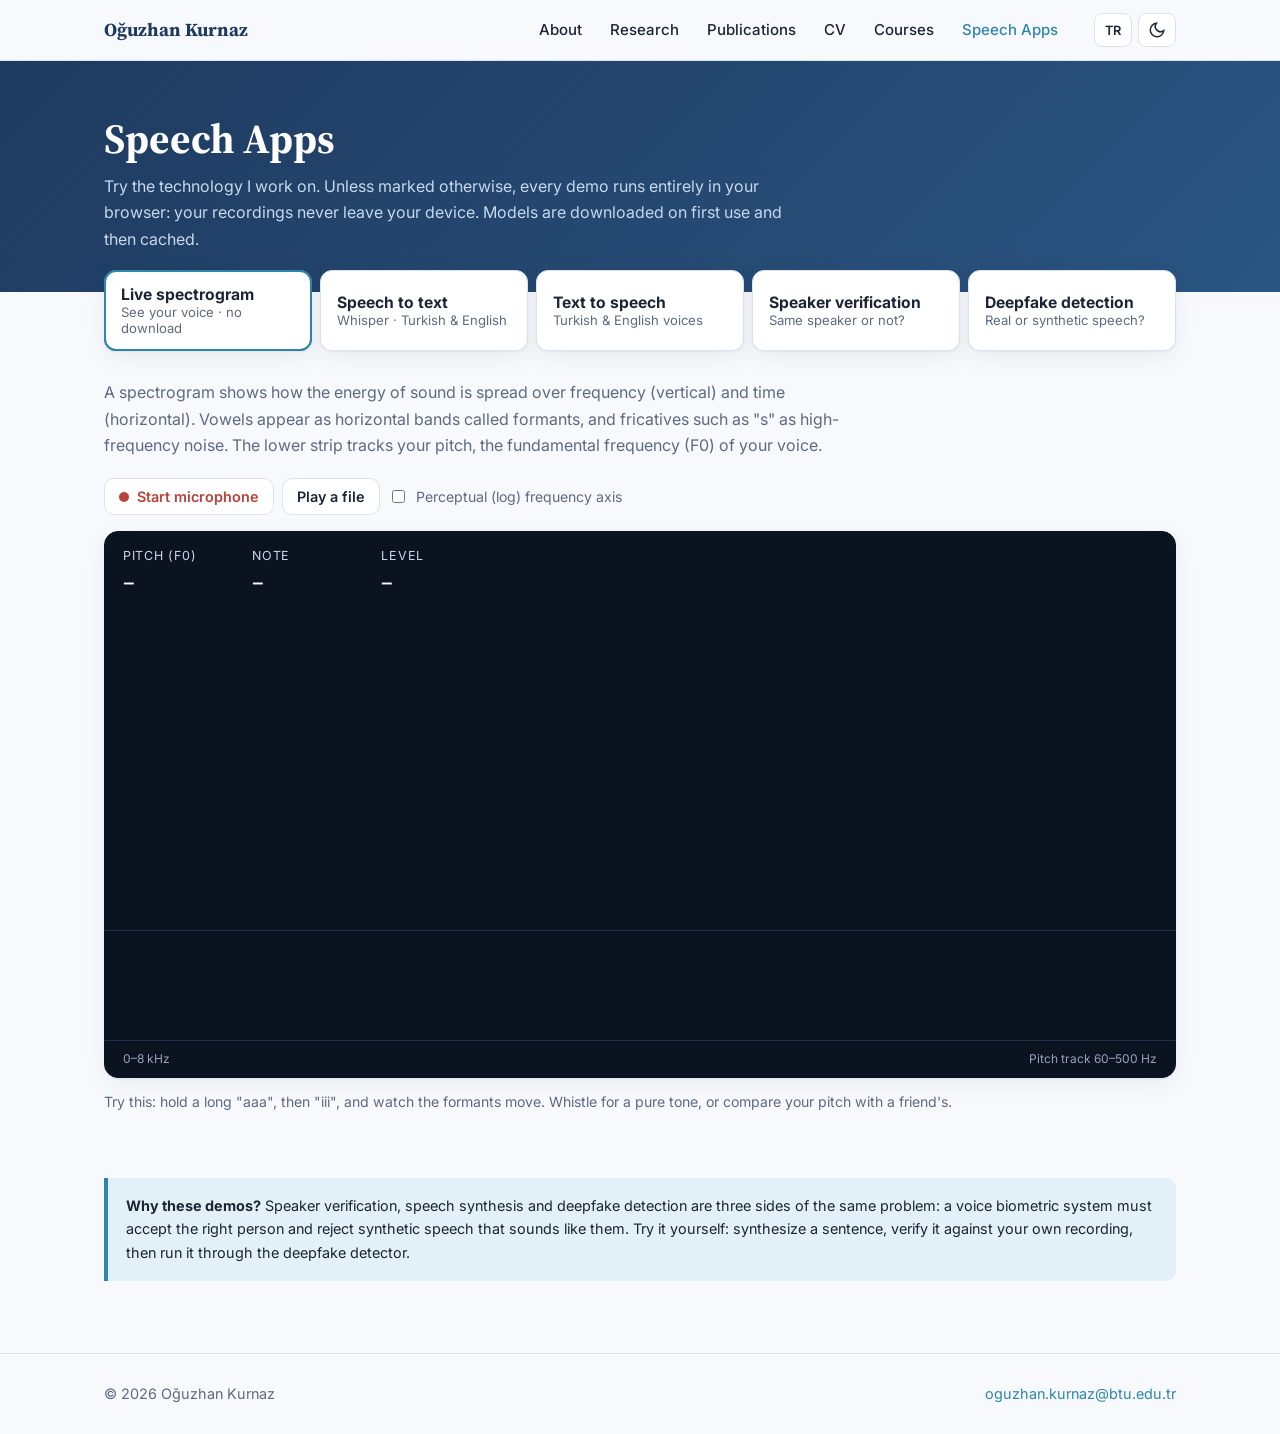
<file: demos.html>
<!doctype html>
<html lang="en">
<head>
  <meta charset="utf-8">
  <title>Speech Apps · Oğuzhan Kurnaz</title>
  <link rel="canonical" href="speech-apps.html">
  <meta http-equiv="refresh" content="0; url=speech-apps.html">
  <script>location.replace("speech-apps.html" + location.hash);</script>
</head>
<body>
  <p><a href="speech-apps.html">Speech Apps / Ses Uygulamaları</a></p>
</body>
</html>
</file>
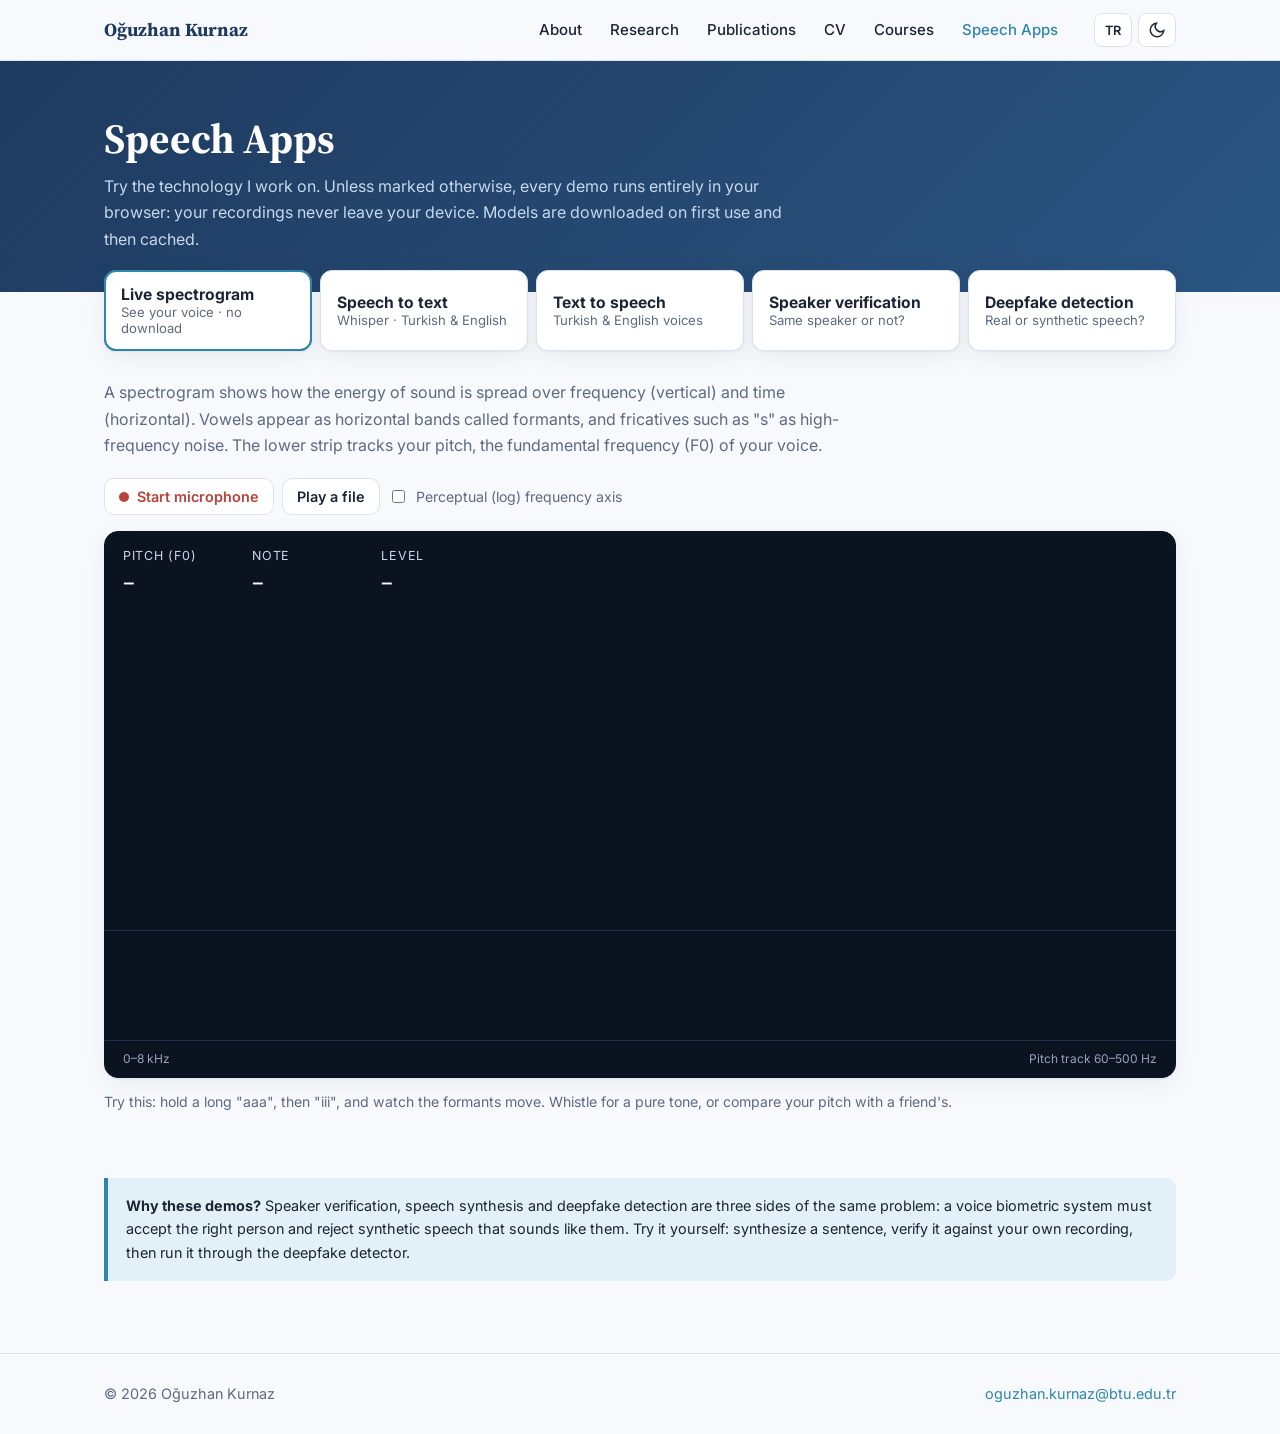
<file: speech-apps.html>
<!doctype html>
<html lang="en">
<head>
  <meta charset="utf-8">
  <meta name="viewport" content="width=device-width, initial-scale=1">
  <title>Speech Apps · Oğuzhan Kurnaz</title>
  <meta name="description" content="Interactive speech demos that run in your browser: live spectrogram, speech recognition, text-to-speech, speaker verification and deepfake (spoofed) speech detection.">
  <link rel="icon" href="data:image/svg+xml,<svg xmlns='http://www.w3.org/2000/svg' viewBox='0 0 32 32'><rect width='32' height='32' rx='7' fill='%231F3A5F'/><text x='16' y='22' font-family='Arial' font-weight='700' font-size='15' fill='white' text-anchor='middle'>OK</text></svg>">
  <link rel="preconnect" href="https://fonts.googleapis.com">
  <link rel="preconnect" href="https://fonts.gstatic.com" crossorigin>
  <link href="https://fonts.googleapis.com/css2?family=Inter:wght@400;500;600;700&family=Source+Serif+4:opsz,wght@8..60,600;8..60,700&display=swap" rel="stylesheet">
  <link rel="stylesheet" href="assets/css/style.css">
</head>
<body>
  <header class="topbar">
    <div class="wrap topbar-inner">
      <a class="brand" href="index.html">Oğuzhan Kurnaz</a>
      <nav class="nav" id="nav">
        <a href="index.html#about" data-i18n="nav.about">About</a>
        <a href="index.html#research" data-i18n="nav.research">Research</a>
        <a href="index.html#publications" data-i18n="nav.publications">Publications</a>
        <a href="index.html#cv" data-i18n="nav.cv">CV</a>
        <a href="teaching.html" data-i18n="nav.teaching">Courses</a>
        <a href="speech-apps.html" class="nav-demo active" data-i18n="nav.demos">Speech Apps</a>
      </nav>
      <div class="tools">
        <button class="tool" id="langBtn" type="button" aria-label="Language">TR</button>
        <button class="tool" id="themeBtn" type="button" aria-label="Theme">
          <svg viewBox="0 0 24 24" width="18" height="18" fill="none" stroke="currentColor" stroke-width="2" stroke-linecap="round"><path d="M21 12.8A9 9 0 1 1 11.2 3a7 7 0 0 0 9.8 9.8z"/></svg>
        </button>
        <button class="tool menu-btn" id="menuBtn" type="button" aria-label="Menu">
          <svg viewBox="0 0 24 24" width="20" height="20" fill="none" stroke="currentColor" stroke-width="2" stroke-linecap="round"><path d="M4 7h16M4 12h16M4 17h16"/></svg>
        </button>
      </div>
    </div>
  </header>

  <main>
    <section class="page-head">
      <div class="wrap">
        <h1 data-i18n="d.title">Speech Apps</h1>
        <p data-i18n="d.lead">Hands-on demos of the technology I work on.</p>
      </div>
    </section>

    <section class="section" style="padding-top:0">
      <div class="wrap">
        <div class="tabs" id="tabs" role="tablist">
          <button type="button" role="tab" data-tab="spectrogram" class="on"><b data-i18n="d.sp.tab">Live spectrogram</b><small data-i18n="d.sp.sub">See your voice</small></button>
          <button type="button" role="tab" data-tab="asr"><b data-i18n="d.asr.tab">Speech to text</b><small data-i18n="d.asr.sub">Whisper</small></button>
          <button type="button" role="tab" data-tab="tts"><b data-i18n="d.tts.tab">Text to speech</b><small data-i18n="d.tts.sub">Turkish &amp; English voices</small></button>
          <button type="button" role="tab" data-tab="verification"><b data-i18n="d.sv.tab">Speaker verification</b><small data-i18n="d.sv.sub">Same speaker or not?</small></button>
          <button type="button" role="tab" data-tab="spoofing"><b data-i18n="d.cm.tab">Deepfake detection</b><small data-i18n="d.cm.sub">Real or synthetic speech?</small></button>
          <button type="button" role="tab" data-tab="conversion" data-space="conversion" hidden><b data-i18n="d.vc.tab">Voice conversion</b><small data-i18n="d.vc.sub">Your speech, another voice</small></button>
          <button type="button" role="tab" data-tab="cloning" data-space="cloning" hidden><b data-i18n="d.clone.tab">Voice cloning</b><small data-i18n="d.clone.sub">Text in a given voice</small></button>
        </div>

        <!-- Live spectrogram -->
        <div class="demo on" id="demo-spectrogram">
          <p class="demo-intro" data-i18n="d.sp.intro">Speak, whistle or sing into your microphone.</p>
          <div class="rec-row">
            <button class="sbtn rec" type="button" id="sp-mic"><span class="dot"></span><span data-i18n="d.sp.start">Start microphone</span></button>
            <label class="sbtn"><input type="file" accept="audio/*" id="sp-file"><span data-i18n="d.sp.file">Play a file</span></label>
            <label class="toggle"><input type="checkbox" id="sp-log"><span data-i18n="d.sp.mel">Perceptual (log) frequency axis</span></label>
          </div>
          <div class="spectro card">
            <div class="readouts">
              <div><span data-i18n="d.sp.f0">Pitch (F0)</span><b id="sp-f0">–</b></div>
              <div><span data-i18n="d.sp.note">Note</span><b id="sp-note">–</b></div>
              <div><span data-i18n="d.sp.level">Level</span><b id="sp-level">–</b></div>
            </div>
            <canvas id="sp-canvas" height="320"></canvas>
            <canvas id="sp-pitch" height="110"></canvas>
            <div class="spectro-axis"><span id="sp-axis">0–8 kHz</span><span data-i18n="d.sp.pitchaxis">Pitch track 60–500 Hz</span></div>
          </div>
          <p class="hint" data-i18n="d.sp.tip">Try: say a long "aaa" then "iii".</p>
          <div class="status" id="status-spectrogram"></div>
        </div>

        <!-- Speech recognition -->
        <div class="demo" id="demo-asr">
          <p class="demo-intro" data-i18n="d.asr.intro">Automatic speech recognition with OpenAI's Whisper.</p>
          <p class="model-info" data-i18n="d.asr.model">Model: Whisper base (multilingual) · ~80 MB, downloaded once</p>
          <div class="slots">
            <div class="card slot" data-slot="asr-in" data-sr="16000" data-max="30">
              <h3 data-i18n="d.asr.a">Recording</h3>
              <p class="hint" data-i18n="d.asr.ah">Up to 30 seconds of speech.</p>
            </div>
            <div class="card">
              <h3 data-i18n="d.asr.b">Language</h3>
              <p class="hint" data-i18n="d.asr.bh">Choosing the language improves accuracy.</p>
              <select id="asr-lang">
                <option value="turkish">Türkçe</option>
                <option value="english">English</option>
                <option value="german">Deutsch</option>
                <option value="auto" data-i18n="d.asr.auto">Detect automatically</option>
              </select>
            </div>
          </div>
          <div class="run-row"><button class="run" type="button" id="run-asr" data-i18n="d.asr.run">Transcribe</button></div>
          <div class="status" id="status-asr"></div>
          <div class="result" id="result-asr"></div>
        </div>

        <!-- Text to speech -->
        <div class="demo" id="demo-tts">
          <p class="demo-intro" data-i18n="d.tts.intro">Neural text-to-speech with Piper.</p>
          <p class="model-info" data-i18n="d.tts.model">Model: Piper (VITS) · ~60 MB per voice + 18 MB phonemizer, downloaded once</p>
          <div class="card">
            <textarea id="tts-text" maxlength="500"></textarea>
            <div class="field-row">
              <div class="field-group">
                <label><span data-i18n="d.tts.voice">Voice</span>
                  <select id="tts-voice">
                    <optgroup label="Türkçe">
                      <option value="tr/tr_TR/dfki/medium/tr_TR-dfki-medium.onnx" data-lang="tr">dfki</option>
                      <option value="tr/tr_TR/fahrettin/medium/tr_TR-fahrettin-medium.onnx" data-lang="tr">Fahrettin</option>
                      <option value="tr/tr_TR/fettah/medium/tr_TR-fettah-medium.onnx" data-lang="tr">Fettah</option>
                    </optgroup>
                    <optgroup label="English">
                      <option value="en/en_US/hfc_female/medium/en_US-hfc_female-medium.onnx" data-lang="en">HFC (female)</option>
                      <option value="en/en_US/hfc_male/medium/en_US-hfc_male-medium.onnx" data-lang="en">HFC (male)</option>
                      <option value="en/en_US/lessac/medium/en_US-lessac-medium.onnx" data-lang="en">Lessac</option>
                    </optgroup>
                  </select>
                </label>
                <label><span data-i18n="d.tts.speed">Speed</span>
                  <select id="tts-speed">
                    <option value="0.8">0.8×</option><option value="1" selected>1.0×</option><option value="1.2">1.2×</option><option value="1.4">1.4×</option>
                  </select>
                </label>
              </div>
              <span id="tts-count">0 / 500</span>
            </div>
          </div>
          <div class="run-row"><button class="run" type="button" id="run-tts" data-i18n="d.tts.run">Synthesize</button></div>
          <div class="status" id="status-tts"></div>
          <div class="result" id="result-tts"></div>
        </div>

        <!-- Speaker verification -->
        <div class="demo" id="demo-verification">
          <p class="demo-intro" data-i18n="d.sv.intro">A speaker embedding is extracted from each recording.</p>
          <p class="model-info" data-i18n="d.sv.model">Model: WavLM-Base+ x-vector (Microsoft) · ~100 MB, downloaded once</p>
          <div class="slots">
            <div class="card slot" data-slot="sv-a" data-sr="16000" data-max="30">
              <h3 data-i18n="d.sv.a">1 · Enrollment recording</h3>
              <p class="hint" data-i18n="d.sv.ah">A few seconds of the claimed speaker (5–15 s works well).</p>
            </div>
            <div class="card slot" data-slot="sv-b" data-sr="16000" data-max="30">
              <h3 data-i18n="d.sv.b">2 · Test recording</h3>
              <p class="hint" data-i18n="d.sv.bh">A different utterance — same person or someone else.</p>
            </div>
          </div>
          <div class="run-row"><button class="run" type="button" id="run-verification" data-i18n="d.sv.run">Verify</button></div>
          <div class="status" id="status-verification"></div>
          <div class="result" id="result-verification"></div>
        </div>

        <!-- Spoofing / deepfake detection -->
        <div class="demo" id="demo-spoofing">
          <p class="demo-intro" data-i18n="d.cm.intro">A spoofing countermeasure decides whether speech is bona fide or spoofed.</p>
          <p class="model-info" data-i18n="d.cm.model">Model: AASIST (ASVspoof 2019 LA) · 1.5 MB</p>
          <div class="slots">
            <div class="card slot" data-slot="cm-in" data-sr="16000" data-max="30">
              <h3 data-i18n="d.cm.a">Recording to check</h3>
              <p class="hint" data-i18n="d.cm.ah">Your own voice, or a synthetic one.</p>
            </div>
            <div class="card">
              <h3 data-i18n="d.cm.b">Need a synthetic sample?</h3>
              <p class="hint" data-i18n="d.cm.bh">Create one in the Text to speech tab.</p>
              <button class="sbtn" type="button" data-goto="tts" data-i18n="d.cm.goto">Go to text to speech →</button>
            </div>
          </div>
          <div class="run-row"><button class="run" type="button" id="run-spoofing" data-i18n="d.cm.run">Analyse</button></div>
          <div class="status" id="status-spoofing"></div>
          <div class="result" id="result-spoofing"></div>
          <div class="notice"><p data-i18n="d.cm.caveat">Caveat.</p></div>
        </div>

        <!-- Voice conversion (Hugging Face Space) -->
        <div class="demo" id="demo-conversion">
          <p class="demo-intro" data-i18n="d.vc.intro">Any-to-any voice conversion with kNN-VC.</p>
          <p class="model-info" data-i18n="d.server">Runs on a Hugging Face Space: audio is uploaded for processing and is not stored.</p>
          <div class="slots">
            <div class="card slot" data-slot="vc-source" data-sr="16000" data-max="30">
              <h3 data-i18n="d.vc.a">1 · Source speech (what is said)</h3>
              <p class="hint" data-i18n="d.vc.ah">Record yourself saying something (up to 30 s).</p>
            </div>
            <div class="card slot" data-slot="vc-target" data-sr="16000" data-max="120">
              <h3 data-i18n="d.vc.b">2 · Target voice (who says it)</h3>
              <p class="hint" data-i18n="d.vc.bh">A recording of the target voice — 30 s to 2 min is ideal.</p>
            </div>
          </div>
          <div class="run-row">
            <button class="run" type="button" id="run-conversion" data-i18n="d.vc.run">Convert</button>
            <label class="consent"><input type="checkbox" id="consent-conversion"><span data-i18n="d.consent">I own these recordings or have the speaker's permission.</span></label>
          </div>
          <div class="status" id="status-conversion"></div>
          <div class="result" id="result-conversion"></div>
        </div>

        <!-- Voice cloning TTS (Hugging Face Space) -->
        <div class="demo" id="demo-cloning">
          <p class="demo-intro" data-i18n="d.clone.intro">Zero-shot voice-cloning text-to-speech with XTTS-v2.</p>
          <p class="model-info" data-i18n="d.server">Runs on a Hugging Face Space: audio is uploaded for processing and is not stored.</p>
          <div class="slots">
            <div class="card">
              <h3 data-i18n="d.clone.a">1 · Text</h3>
              <p class="hint" data-i18n="d.clone.ah">What should be said (max. 300 characters).</p>
              <textarea id="clone-text" maxlength="300"></textarea>
              <div class="field-row">
                <label><span data-i18n="d.clone.lang">Language</span>
                  <select id="clone-lang">
                    <option value="tr">Türkçe</option><option value="en">English</option><option value="de">Deutsch</option>
                    <option value="fr">Français</option><option value="es">Español</option><option value="it">Italiano</option>
                  </select>
                </label>
              </div>
            </div>
            <div class="card slot" data-slot="clone-ref" data-sr="24000" data-max="30">
              <h3 data-i18n="d.clone.b">2 · Reference voice</h3>
              <p class="hint" data-i18n="d.clone.bh">6–20 s of clean speech from the voice to clone.</p>
            </div>
          </div>
          <div class="run-row">
            <button class="run" type="button" id="run-cloning" data-i18n="d.clone.run">Synthesize</button>
            <label class="consent"><input type="checkbox" id="consent-cloning"><span data-i18n="d.consent">I own these recordings or have the speaker's permission.</span></label>
          </div>
          <div class="status" id="status-cloning"></div>
          <div class="result" id="result-cloning"></div>
        </div>

        <div class="notice">
          <p data-i18n="d.why">Why these demos?</p>
        </div>
      </div>
    </section>
  </main>

  <footer class="footer">
    <div class="wrap footer-inner">
      <span>© <span id="year"></span> Oğuzhan Kurnaz</span>
      <a id="footerMail"></a>
    </div>
  </footer>

  <script src="assets/js/data.js"></script>
  <script src="assets/js/main.js"></script>
  <script src="assets/js/demos.js"></script>
</body>
</html>
</file>
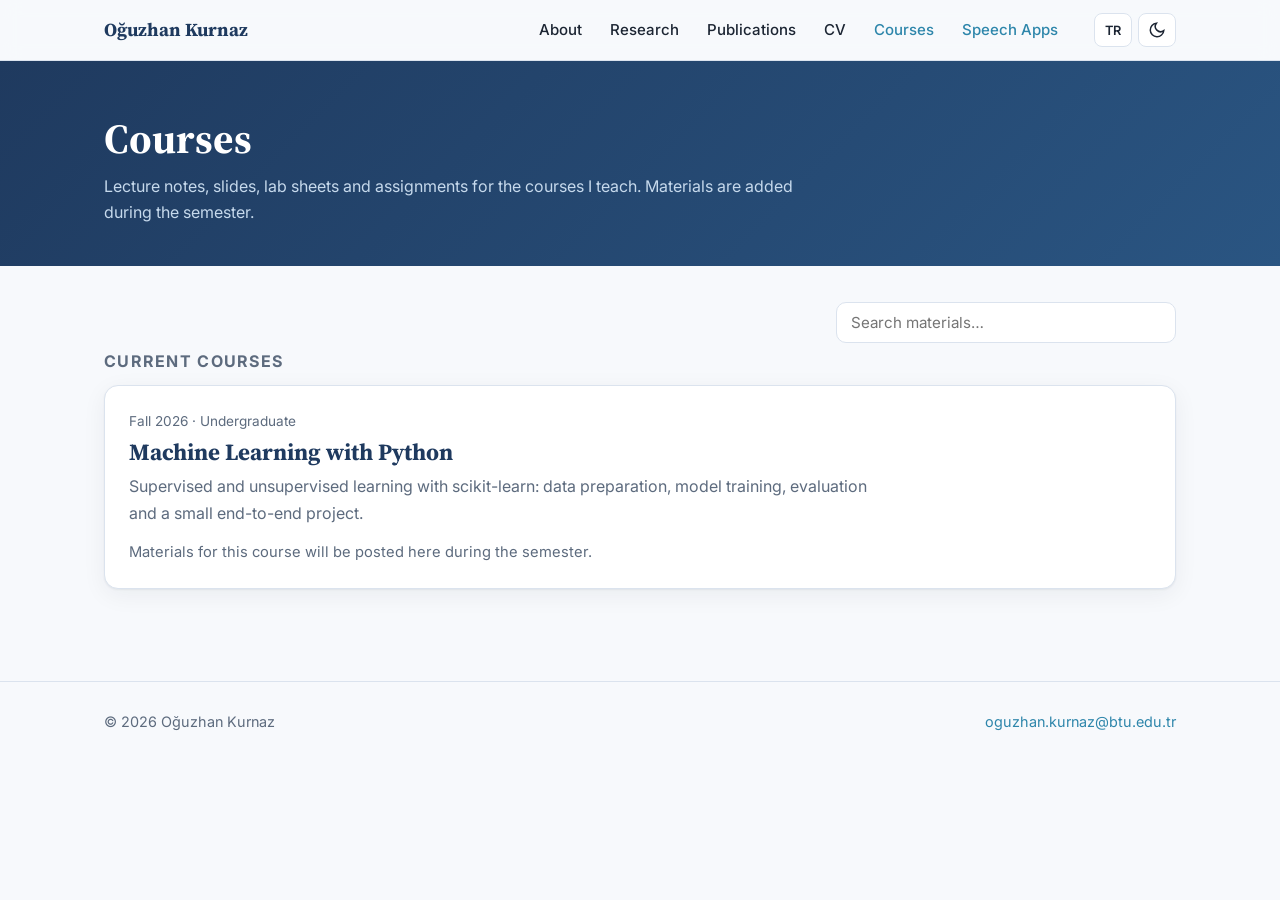
<file: teaching.html>
<!doctype html>
<html lang="en">
<head>
  <meta charset="utf-8">
  <meta name="viewport" content="width=device-width, initial-scale=1">
  <title>Courses · Oğuzhan Kurnaz</title>
  <meta name="description" content="Course pages, lecture notes, slides and lab materials by Oğuzhan Kurnaz, Bursa Technical University.">
  <link rel="icon" href="data:image/svg+xml,<svg xmlns='http://www.w3.org/2000/svg' viewBox='0 0 32 32'><rect width='32' height='32' rx='7' fill='%231F3A5F'/><text x='16' y='22' font-family='Arial' font-weight='700' font-size='15' fill='white' text-anchor='middle'>OK</text></svg>">
  <link rel="preconnect" href="https://fonts.googleapis.com">
  <link rel="preconnect" href="https://fonts.gstatic.com" crossorigin>
  <link href="https://fonts.googleapis.com/css2?family=Inter:wght@400;500;600;700&family=Source+Serif+4:opsz,wght@8..60,600;8..60,700&display=swap" rel="stylesheet">
  <link rel="stylesheet" href="assets/css/style.css">
</head>
<body>
  <header class="topbar">
    <div class="wrap topbar-inner">
      <a class="brand" href="index.html">Oğuzhan Kurnaz</a>
      <nav class="nav" id="nav">
        <a href="index.html#about" data-i18n="nav.about">About</a>
        <a href="index.html#research" data-i18n="nav.research">Research</a>
        <a href="index.html#publications" data-i18n="nav.publications">Publications</a>
        <a href="index.html#cv" data-i18n="nav.cv">CV</a>
        <a href="teaching.html" class="active" data-i18n="nav.teaching">Courses</a>
        <a href="speech-apps.html" class="nav-demo" data-i18n="nav.demos">Speech Apps</a>
      </nav>
      <div class="tools">
        <button class="tool" id="langBtn" type="button" aria-label="Language">TR</button>
        <button class="tool" id="themeBtn" type="button" aria-label="Theme">
          <svg viewBox="0 0 24 24" width="18" height="18" fill="none" stroke="currentColor" stroke-width="2" stroke-linecap="round"><path d="M21 12.8A9 9 0 1 1 11.2 3a7 7 0 0 0 9.8 9.8z"/></svg>
        </button>
        <button class="tool menu-btn" id="menuBtn" type="button" aria-label="Menu">
          <svg viewBox="0 0 24 24" width="20" height="20" fill="none" stroke="currentColor" stroke-width="2" stroke-linecap="round"><path d="M4 7h16M4 12h16M4 17h16"/></svg>
        </button>
      </div>
    </div>
  </header>

  <main>
    <section class="page-head">
      <div class="wrap">
        <h1 data-i18n="c.title">Courses</h1>
        <p data-i18n="c.lead">Lecture notes, slides, lab sheets and assignments for the courses I teach. Materials are added during the semester.</p>
      </div>
    </section>

    <section class="section course-section">
      <div class="wrap">
        <div class="course-tools">
          <input type="search" id="courseSearch" class="search" autocomplete="off">
        </div>
        <div id="courses"></div>
        <div id="pastCourses"></div>
      </div>
    </section>
  </main>

  <footer class="footer">
    <div class="wrap footer-inner">
      <span>© <span id="year"></span> Oğuzhan Kurnaz</span>
      <a id="footerMail"></a>
    </div>
  </footer>

  <script src="assets/js/data.js"></script>
  <script src="assets/js/main.js"></script>
  <script src="assets/js/teaching.js"></script>
</body>
</html>
</file>
<file: assets/css/style.css>
:root {
  --bg: #f7f9fc;
  --bg-alt: #eef3f9;
  --surface: #ffffff;
  --text: #1c2533;
  --muted: #5d6b7e;
  --line: #dbe3ee;
  --navy: #1f3a5f;
  --accent: #2e86ab;
  --accent-soft: #e2f0f7;
  --hero-1: #1f3a5f;
  --hero-2: #2a5582;
  --on-hero: #ffffff;
  --on-hero-muted: #c6d9ec;
  --ok: #1f8a5b;
  --ok-soft: #e3f4ec;
  --bad: #b8433a;
  --bad-soft: #f9e6e4;
  --shadow: 0 1px 2px rgba(16, 32, 56, .06), 0 6px 24px rgba(16, 32, 56, .06);
  --radius: 14px;
  --serif: "Source Serif 4", Georgia, serif;
  --sans: "Inter", system-ui, -apple-system, "Segoe UI", Roboto, sans-serif;
  color-scheme: light;
}
@media (prefers-color-scheme: dark) {
  :root:not([data-theme="light"]) {
    --bg: #0e1520; --bg-alt: #121b28; --surface: #172233; --text: #e4ebf4; --muted: #95a4b8; --line: #263449;
    --navy: #9cc9e8; --accent: #5bb6dc; --accent-soft: #173246; --hero-1: #13233a; --hero-2: #1b3555;
    --on-hero-muted: #a9c3dc; --ok: #4cc28b; --ok-soft: #12301f; --bad: #e57a70; --bad-soft: #3a1c19;
    --shadow: 0 1px 2px rgba(0,0,0,.3), 0 8px 28px rgba(0,0,0,.25); color-scheme: dark;
  }
}
:root[data-theme="dark"] {
  --bg: #0e1520; --bg-alt: #121b28; --surface: #172233; --text: #e4ebf4; --muted: #95a4b8; --line: #263449;
  --navy: #9cc9e8; --accent: #5bb6dc; --accent-soft: #173246; --hero-1: #13233a; --hero-2: #1b3555;
  --on-hero-muted: #a9c3dc; --ok: #4cc28b; --ok-soft: #12301f; --bad: #e57a70; --bad-soft: #3a1c19;
  --shadow: 0 1px 2px rgba(0,0,0,.3), 0 8px 28px rgba(0,0,0,.25); color-scheme: dark;
}

* { box-sizing: border-box; }
html { scroll-behavior: smooth; scroll-padding-top: 72px; }
body { margin: 0; background: var(--bg); color: var(--text); font: 16px/1.65 var(--sans); -webkit-font-smoothing: antialiased; }
a { color: var(--accent); text-decoration: none; }
a:hover { text-decoration: underline; }
h1, h2, h3 { font-family: var(--serif); color: var(--navy); line-height: 1.25; margin: 0 0 .6em; }
h2 { font-size: 1.85rem; }
h3 { font-size: 1.15rem; margin-top: 1.4em; }
.wrap { max-width: 1120px; margin: 0 auto; padding: 0 24px; }
.muted { color: var(--muted); }

/* Top bar */
.topbar { position: sticky; top: 0; z-index: 20; background: color-mix(in srgb, var(--bg) 85%, transparent); backdrop-filter: blur(10px); border-bottom: 1px solid var(--line); }
.topbar-inner { display: flex; align-items: center; gap: 24px; height: 60px; }
.brand { font-family: var(--serif); font-weight: 700; font-size: 1.15rem; color: var(--navy); white-space: nowrap; }
.brand:hover { text-decoration: none; }
.nav { display: flex; gap: 4px; margin-left: auto; }
.nav a { color: var(--text); padding: 6px 12px; border-radius: 8px; font-size: .94rem; font-weight: 500; }
.nav a:hover { background: var(--bg-alt); text-decoration: none; }
.nav a.active { color: var(--accent); }
.nav .nav-demo { color: var(--accent); }
.tools { display: flex; gap: 6px; }
.tool { border: 1px solid var(--line); background: var(--surface); color: var(--text); border-radius: 8px; height: 34px; min-width: 38px; font: 600 .8rem var(--sans); cursor: pointer; display: grid; place-items: center; }
.tool:hover { border-color: var(--accent); }
.menu-btn { display: none; }

/* Hero */
.hero { background: linear-gradient(135deg, var(--hero-1), var(--hero-2)); color: var(--on-hero); padding: 64px 0 72px; position: relative; overflow: hidden; }
.hero-inner { display: grid; grid-template-columns: 1fr auto; gap: 48px; align-items: center; }
.eyebrow { text-transform: uppercase; letter-spacing: .14em; font-size: .8rem; font-weight: 600; color: var(--on-hero-muted); margin: 0 0 8px; }
.hero h1 { color: #fff; font-size: clamp(2.2rem, 5vw, 3.4rem); margin: 0 0 6px; }
.affil { color: var(--on-hero-muted); margin: 0 0 18px; }
.tagline { font-size: 1.2rem; max-width: 38ch; margin: 0 0 26px; }
.actions { display: flex; flex-wrap: wrap; gap: 10px; }
.btn { display: inline-flex; align-items: center; gap: 8px; padding: 10px 16px; border-radius: 10px; font-weight: 600; font-size: .92rem; border: 1px solid rgba(255,255,255,.28); color: #fff; background: rgba(255,255,255,.08); cursor: pointer; font-family: var(--sans); }
.btn:hover { background: rgba(255,255,255,.16); text-decoration: none; }
.btn.primary { background: #fff; color: #1f3a5f; border-color: #fff; }
.btn.primary:hover { background: #e8f1f9; }
.hero-photo { position: relative; }
.hero-photo img { width: 240px; height: 260px; object-fit: cover; border-radius: 18px; border: 4px solid rgba(255,255,255,.9); box-shadow: 0 18px 40px rgba(0,0,0,.3); display: block; }
.wave { position: absolute; left: -36px; bottom: 18px; display: flex; gap: 4px; align-items: center; height: 60px; padding: 10px 12px; background: rgba(255,255,255,.95); border-radius: 12px; box-shadow: 0 8px 20px rgba(0,0,0,.2); }
.wave span { width: 4px; border-radius: 2px; background: #2e86ab; animation: wave 1.2s ease-in-out infinite; }
.wave span:nth-child(odd) { background: #1f3a5f; }
.wave span:nth-child(1) { animation-delay: -.9s } .wave span:nth-child(2) { animation-delay: -.2s } .wave span:nth-child(3) { animation-delay: -.6s }
.wave span:nth-child(4) { animation-delay: -.1s } .wave span:nth-child(5) { animation-delay: -.8s } .wave span:nth-child(6) { animation-delay: -.4s }
.wave span:nth-child(7) { animation-delay: -1s } .wave span:nth-child(8) { animation-delay: -.3s } .wave span:nth-child(9) { animation-delay: -.7s }
@keyframes wave { 0%, 100% { height: 8px } 50% { height: 38px } }
@media (prefers-reduced-motion: reduce) { .wave span { animation: none; height: 20px; } }

/* Sections */
.section { padding: 72px 0; }
.section.alt { background: var(--bg-alt); }
.grid-2 { display: grid; grid-template-columns: 1.6fr 1fr; gap: 48px; align-items: start; }
.grid-3 { display: grid; grid-template-columns: repeat(3, 1fr); gap: 40px; }
.grid-3 h3:first-child { margin-top: 0; }
.prose p { margin: 0 0 1em; max-width: 68ch; }
.chips { list-style: none; padding: 0; margin: 0; display: flex; flex-wrap: wrap; gap: 8px; }
.chips li { background: var(--accent-soft); color: var(--navy); padding: 6px 12px; border-radius: 999px; font-size: .88rem; font-weight: 500; }
.card { background: var(--surface); border: 1px solid var(--line); border-radius: var(--radius); box-shadow: var(--shadow); padding: 24px; }
.news h3 { margin-top: 0; }
.news ul { list-style: none; padding: 0; margin: 0; }
.news li { padding: 12px 0; border-top: 1px solid var(--line); }
.news li:first-child { border-top: 0; padding-top: 0; }
.news time { font-size: .78rem; font-weight: 700; color: var(--accent); letter-spacing: .04em; }
.news p { margin: 2px 0 0; font-size: .93rem; }
.cards { display: grid; grid-template-columns: repeat(3, 1fr); gap: 20px; }
.project h3 { margin: 12px 0 8px; font-size: 1.05rem; }
.project p { margin: 0; color: var(--muted); font-size: .93rem; }
.project-top { display: flex; justify-content: space-between; align-items: center; gap: 8px; font-size: .82rem; flex-wrap: wrap; }
.badge { background: var(--navy); color: var(--surface); padding: 3px 10px; border-radius: 6px; font-weight: 700; font-size: .75rem; letter-spacing: .03em; }
.demo-banner { margin-top: 28px; display: flex; align-items: center; justify-content: space-between; gap: 16px; padding: 22px 26px; border-radius: var(--radius); background: linear-gradient(120deg, var(--hero-1), var(--accent)); color: #fff; }
.demo-banner:hover { text-decoration: none; filter: brightness(1.06); }
.demo-banner strong { display: block; font-size: 1.15rem; font-family: var(--serif); }
.demo-banner span { color: #dcebf6; font-size: .95rem; }
.demo-banner .arrow { font-size: 1.8rem; color: #fff; }

/* Publications */
.section-head { display: flex; justify-content: space-between; align-items: center; gap: 16px; flex-wrap: wrap; margin-bottom: 18px; }
.section-head h2 { margin: 0; }
.filters { display: flex; gap: 6px; flex-wrap: wrap; }
.filters button { border: 1px solid var(--line); background: var(--surface); color: var(--text); border-radius: 999px; padding: 6px 14px; font: 500 .88rem var(--sans); cursor: pointer; }
.filters button span { color: var(--muted); font-size: .8rem; margin-left: 2px; }
.filters button.on { background: var(--navy); border-color: var(--navy); color: var(--surface); }
.filters button.on span { color: inherit; opacity: .75; }
.pubs { list-style: none; padding: 0; margin: 0; }
.pub { display: grid; grid-template-columns: 56px 1fr; gap: 16px; padding: 16px 0; border-top: 1px solid var(--line); }
.pub .year { font-family: var(--serif); font-weight: 700; color: var(--accent); padding-top: 1px; }
.pub p { margin: 0; }
.pub-title { font-weight: 600; }
.pub-meta { color: var(--muted); font-size: .92rem; }
.pub-meta b { color: var(--text); }
.pub-venue { font-size: .9rem; font-style: italic; margin-top: 2px !important; }
.pub-venue a { font-style: normal; font-weight: 600; margin-left: 6px; }
.tag { font-style: normal; font-size: .7rem; font-weight: 700; text-transform: uppercase; letter-spacing: .05em; padding: 2px 7px; border-radius: 5px; margin-right: 8px; background: var(--accent-soft); color: var(--navy); }
.tag.journal { background: var(--navy); color: var(--surface); }

/* Timeline */
.timeline, .plain { list-style: none; padding: 0; margin: 0; }
.timeline li { position: relative; padding: 0 0 18px 18px; border-left: 2px solid var(--line); display: flex; flex-direction: column; }
.timeline li::before { content: ""; position: absolute; left: -6px; top: 6px; width: 10px; height: 10px; border-radius: 50%; background: var(--accent); }
.timeline .when { font-size: .78rem; font-weight: 700; color: var(--accent); }
.timeline .muted { font-size: .9rem; }
.plain li { padding: 6px 0; border-bottom: 1px solid var(--line); display: flex; flex-direction: column; }
.plain.small li { font-size: .9rem; }
.plain .muted { font-size: .85rem; }

.footer { border-top: 1px solid var(--line); padding: 28px 0; font-size: .9rem; color: var(--muted); }
.footer-inner { display: flex; justify-content: space-between; gap: 12px; flex-wrap: wrap; }

/* ---------- Demos page ---------- */
.page-head { background: linear-gradient(135deg, var(--hero-1), var(--hero-2)); color: #fff; padding: 52px 0 40px; }
.page-head h1 { color: #fff; font-size: clamp(1.9rem, 4vw, 2.6rem); margin-bottom: 8px; }
.page-head p { color: var(--on-hero-muted); max-width: 70ch; margin: 0; }
.tabs { display: flex; gap: 8px; flex-wrap: wrap; margin: -22px 0 28px; position: relative; }
.tabs button { flex: 1 1 170px; text-align: left; border: 1px solid var(--line); background: var(--surface); color: var(--text); border-radius: 12px; padding: 14px 16px; cursor: pointer; box-shadow: var(--shadow); font-family: var(--sans); }
.tabs button b { display: block; font-size: .98rem; }
.tabs button small { color: var(--muted); font-size: .82rem; }
.tabs button.on { border-color: var(--accent); outline: 2px solid var(--accent); outline-offset: -2px; }
.demo { display: none; }
.demo.on { display: block; }
.demo-intro { color: var(--muted); max-width: 75ch; margin: 0 0 20px; }
.slots { display: grid; grid-template-columns: 1fr 1fr; gap: 20px; }
.slot h3 { margin: 0 0 4px; font-size: 1.05rem; }
.slot .hint { color: var(--muted); font-size: .86rem; margin: 0 0 14px; }
.rec-row { display: flex; gap: 8px; flex-wrap: wrap; align-items: center; }
.sbtn { display: inline-flex; align-items: center; gap: 8px; border: 1px solid var(--line); background: var(--surface); color: var(--text); padding: 9px 14px; border-radius: 10px; font: 600 .9rem var(--sans); cursor: pointer; }
.sbtn:hover { border-color: var(--accent); }
.sbtn.rec { color: var(--bad); }
.sbtn.rec.live { background: var(--bad); border-color: var(--bad); color: #fff; }
.sbtn.rec .dot { width: 10px; height: 10px; border-radius: 50%; background: currentColor; }
.sbtn.rec.live .dot { animation: blink 1s infinite; }
@keyframes blink { 50% { opacity: .3 } }
.sbtn input { display: none; }
.timer { font-variant-numeric: tabular-nums; color: var(--muted); font-size: .88rem; }
.clip { margin-top: 12px; }
.clip audio { width: 100%; height: 40px; }
.clip .meta { font-size: .8rem; color: var(--muted); }
.run-row { display: flex; gap: 16px; align-items: center; flex-wrap: wrap; margin-top: 22px; }
.run { background: var(--navy); color: var(--surface); border: 0; padding: 12px 22px; border-radius: 10px; font: 700 .95rem var(--sans); cursor: pointer; }
.run:disabled { opacity: .45; cursor: not-allowed; }
.consent { display: flex; gap: 8px; align-items: flex-start; font-size: .88rem; color: var(--muted); max-width: 70ch; }
.consent input { margin-top: 4px; }
.status { margin-top: 16px; font-size: .92rem; color: var(--muted); min-height: 1.4em; }
.status.err { color: var(--bad); }
.spinner { display: inline-block; width: 14px; height: 14px; border: 2px solid var(--line); border-top-color: var(--accent); border-radius: 50%; animation: spin .8s linear infinite; vertical-align: -2px; margin-right: 6px; }
@keyframes spin { to { transform: rotate(360deg) } }
.result { margin-top: 18px; }
.result:empty { display: none; }
.verdict { display: flex; gap: 20px; align-items: center; padding: 20px; border-radius: var(--radius); }
.verdict.same { background: var(--ok-soft); }
.verdict.diff { background: var(--bad-soft); }
.verdict .big { font-family: var(--serif); font-size: 2.2rem; font-weight: 700; }
.verdict.same .big, .verdict.same strong { color: var(--ok); }
.verdict.diff .big, .verdict.diff strong { color: var(--bad); }
.meter { height: 8px; background: var(--line); border-radius: 4px; position: relative; margin-top: 8px; width: min(320px, 60vw); }
.meter i { position: absolute; left: 0; top: 0; bottom: 0; border-radius: 4px; background: currentColor; }
.meter em { position: absolute; top: -4px; bottom: -4px; width: 2px; background: var(--text); }
textarea { width: 100%; min-height: 110px; padding: 12px; border-radius: 10px; border: 1px solid var(--line); background: var(--surface); color: var(--text); font: .95rem/1.5 var(--sans); resize: vertical; }
select { padding: 8px 10px; border-radius: 8px; border: 1px solid var(--line); background: var(--surface); color: var(--text); font: .9rem var(--sans); }
.field-row { display: flex; justify-content: space-between; align-items: center; gap: 10px; margin-top: 8px; font-size: .85rem; color: var(--muted); }
.notice { margin-top: 28px; padding: 16px 18px; border-left: 4px solid var(--accent); background: var(--accent-soft); border-radius: 0 10px 10px 0; font-size: .9rem; }
.notice p { margin: 0; }
.setup { border: 1px dashed var(--accent); }
.setup code { background: var(--bg-alt); padding: 1px 6px; border-radius: 5px; font-size: .88em; }

/* ---------- Speech Lab additions ---------- */
.model-info { font-size: .85rem; color: var(--muted); margin: -10px 0 20px; display: flex; align-items: center; gap: 6px; }
.model-info::before { content: ""; width: 8px; height: 8px; border-radius: 50%; background: var(--accent); flex: none; }
.toggle { display: inline-flex; align-items: center; gap: 8px; font-size: .88rem; color: var(--muted); cursor: pointer; }
.spectro { margin-top: 16px; padding: 0; overflow: hidden; background: #0b1220; border-color: #0b1220; }
.spectro canvas { display: block; width: 100%; }
#sp-canvas { height: 320px; }
#sp-pitch { height: 110px; border-top: 1px solid #22304a; }
.readouts { display: flex; gap: 32px; padding: 14px 18px; color: #c6d9ec; font-size: .78rem; text-transform: uppercase; letter-spacing: .06em; flex-wrap: wrap; }
.readouts b { display: block; font: 700 1.35rem var(--serif); color: #fff; letter-spacing: 0; text-transform: none; font-variant-numeric: tabular-nums; min-width: 4.5em; }
.spectro-axis { display: flex; justify-content: space-between; padding: 8px 18px; font-size: .75rem; color: #95a4b8; border-top: 1px solid #22304a; }
.demo > .hint { color: var(--muted); font-size: .88rem; margin: 12px 0 0; }
.pbar { display: block; height: 6px; background: var(--line); border-radius: 3px; overflow: hidden; margin-top: 8px; max-width: 420px; }
.pbar i { display: block; height: 100%; background: var(--accent); transition: width .15s; }
.result-card audio { display: block; }
.result-actions { display: flex; flex-wrap: wrap; gap: 8px; margin-top: 12px; }
.result-actions .sbtn:hover { text-decoration: none; }
.transcript { margin: 0; font-size: 1.05rem; line-height: 1.7; white-space: pre-wrap; }
.field-group { display: flex; gap: 16px; flex-wrap: wrap; }
.field-group label, .field-row label { display: inline-flex; align-items: center; gap: 8px; }
.verdict { flex-wrap: wrap; }
.windows { margin-left: auto; display: flex; flex-direction: column; gap: 6px; }
.wbars { display: flex; align-items: flex-end; gap: 3px; height: 54px; }
.wbars span { width: 12px; border-radius: 3px 3px 0 0; }
.wbars .ok { background: var(--ok); }
.wbars .bad { background: var(--bad); }
.card > select { margin-top: 4px; }

/* ---------- Courses page ---------- */
.course-section { padding-top: 36px; }
.course-tools { display: flex; justify-content: flex-end; margin-bottom: 8px; }
.search { width: min(340px, 100%); padding: 10px 14px; border-radius: 10px; border: 1px solid var(--line); background: var(--surface); color: var(--text); font: .95rem var(--sans); }
.search:focus { outline: 2px solid var(--accent); outline-offset: -1px; }
.course-group { margin: 8px 0 14px; font-size: 1rem; text-transform: uppercase; letter-spacing: .08em; color: var(--muted); font-family: var(--sans); }
.course { margin-bottom: 20px; }
.course h2 { font-size: 1.45rem; margin: 6px 0 6px; }
.course-top { display: flex; justify-content: space-between; align-items: center; gap: 8px; font-size: .85rem; flex-wrap: wrap; }
.course-desc { color: var(--muted); margin: 0 0 14px; max-width: 75ch; }
.course-empty { margin: 8px 0 0; font-size: .92rem; }
.mats { list-style: none; padding: 0; margin: 0; }
.mat { display: grid; grid-template-columns: 76px auto 1fr auto auto; gap: 12px; align-items: center; padding: 10px 0; border-top: 1px solid var(--line); }
.mat-week { font-size: .8rem; font-weight: 700; color: var(--accent); }
.mat-type { font-size: .7rem; font-weight: 700; text-transform: uppercase; letter-spacing: .05em; padding: 2px 8px; border-radius: 5px; background: var(--accent-soft); color: var(--navy); justify-self: start; }
.mat-type.t-homework, .mat-type.t-exam { background: var(--bad-soft); color: var(--bad); }
.mat-type.t-code, .mat-type.t-lab { background: var(--ok-soft); color: var(--ok); }
.mat-title { color: var(--text); font-weight: 500; }
.mat-meta { font-size: .78rem; color: var(--muted); display: flex; gap: 10px; }
.mat-get { color: var(--muted); display: grid; place-items: center; width: 32px; height: 32px; border-radius: 8px; }
.mat-get:hover { background: var(--bg-alt); color: var(--accent); }
.new { font-size: .68rem; font-weight: 700; text-transform: uppercase; background: var(--accent); color: var(--surface); padding: 1px 6px; border-radius: 4px; margin-left: 6px; vertical-align: 2px; }
.past summary { cursor: pointer; list-style: none; }
.past summary::-webkit-details-marker { display: none; }
.past summary h3::after { content: " ▾"; }
.past[open] summary h3::after { content: " ▴"; }

/* Responsive */
@media (max-width: 900px) {
  .grid-2, .grid-3 { grid-template-columns: 1fr; gap: 32px; }
  .cards { grid-template-columns: 1fr; }
  .hero-inner { grid-template-columns: 1fr; }
  .hero-photo { order: -1; }
  .hero-photo img { width: 150px; height: 165px; }
  .wave { left: auto; right: -14px; bottom: -10px; height: 42px; transform: scale(.8); }
  .slots { grid-template-columns: 1fr; }
  .menu-btn { display: grid; }
  .nav { display: none; position: absolute; top: 60px; left: 0; right: 0; flex-direction: column; background: var(--surface); border-bottom: 1px solid var(--line); padding: 8px 16px 14px; }
  .nav.open { display: flex; }
  .tools { margin-left: auto; }
}
@media (max-width: 720px) {
  .wrap { padding: 0 16px; }
  .hero { padding: 40px 0 52px; }
  .mat { grid-template-columns: auto 1fr auto; }
  .mat-week { grid-column: 1 / -1; }
  .mat-meta { display: none; }
  .readouts { gap: 18px; }
  .section { padding: 52px 0; }
  .pub { grid-template-columns: 1fr; gap: 2px; }
  .demo-banner { padding: 18px; }
  .hero-photo { width: max-content; }
}
</file>
